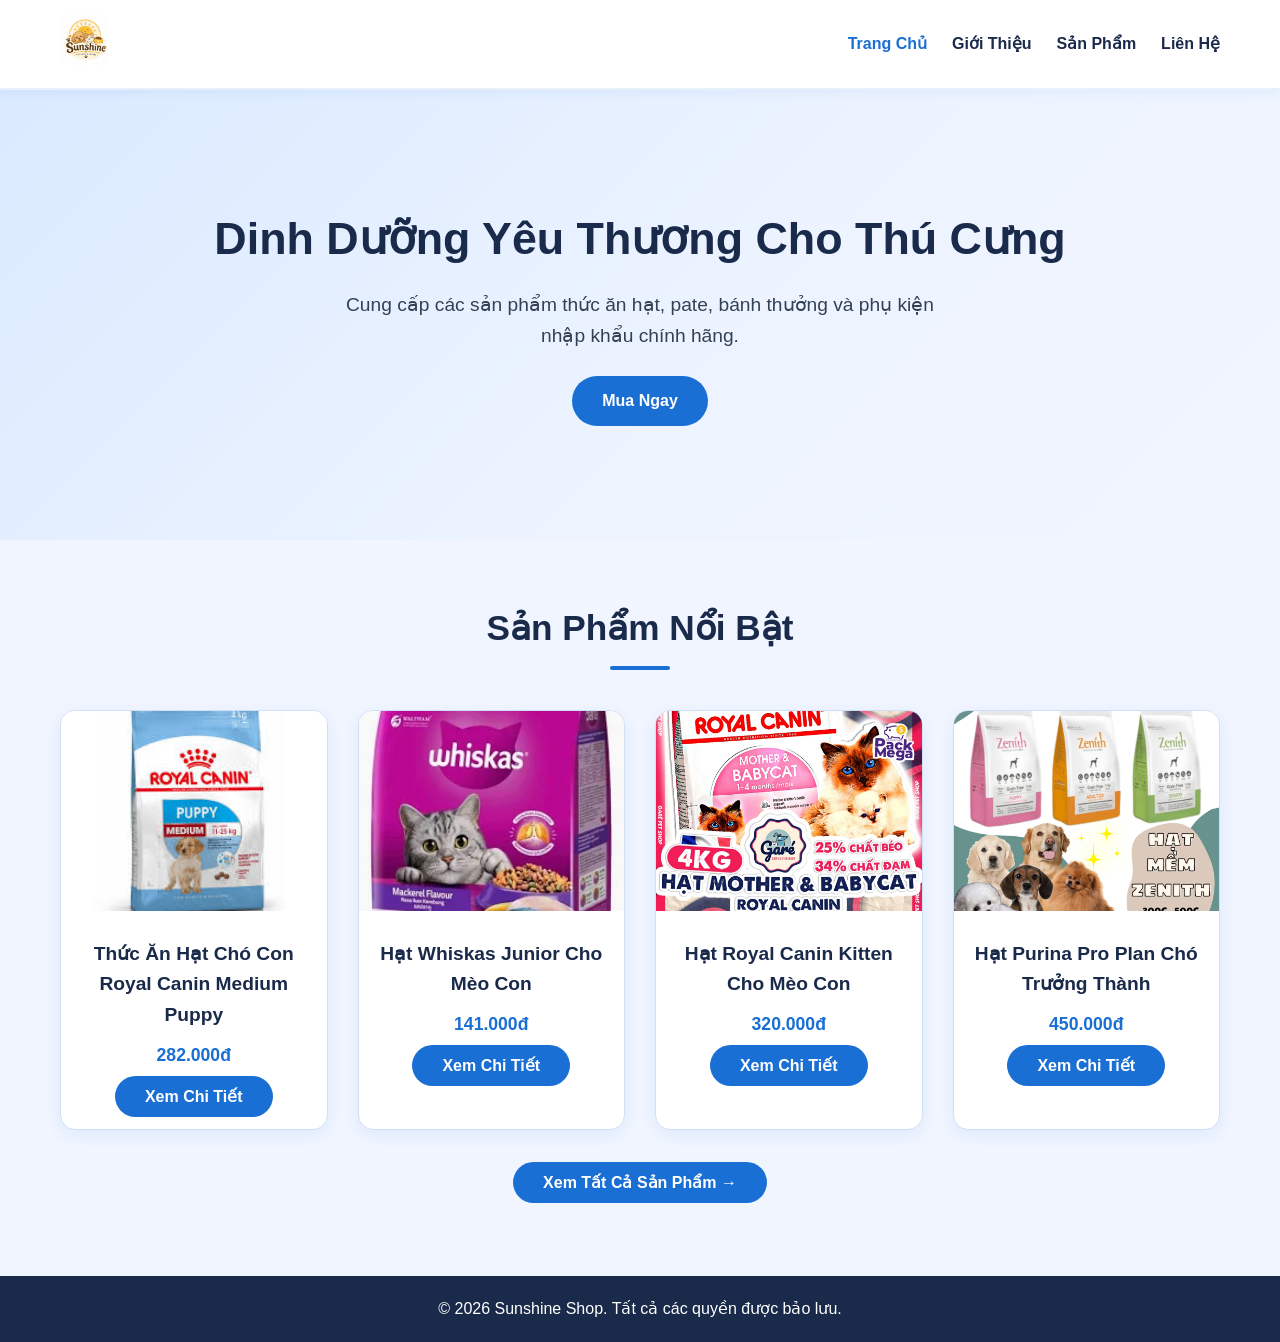
<file: index.html>
<!DOCTYPE html>
<html lang="vi">
<head>
    <meta charset="UTF-8">
    <meta name="viewport" content="width=device-width, initial-scale=1.0">
    <title>Sunshine - Thức Ăn Thú Cưng Cao Cấp</title>
    <link rel="stylesheet" href="css/style.css">
</head>
<body>

    <header>
        <nav class="navbar">
            <div class="logo">
                <a href="index.html"><img src="assets/logo.jpg" alt="Sunshine Logo"></a>
            </div>
            <ul class="nav-links">
                <li><a href="index.html" class="active">Trang Chủ</a></li>
                <li><a href="html/gioi-thieu.html">Giới Thiệu</a></li>
                <li><a href="html/san-pham.html">Sản Phẩm</a></li>
                <li><a href="html/lien-he.html">Liên Hệ</a></li>
            </ul>
        </nav>
    </header>

    <section class="hero">
        <h1>Dinh Dưỡng Yêu Thương Cho Thú Cưng</h1>
        <p>Cung cấp các sản phẩm thức ăn hạt, pate, bánh thưởng và phụ kiện nhập khẩu chính hãng.</p>
        <a href="html/san-pham.html" class="btn">Mua Ngay</a>
    </section>

    <main class="container">
        <h2 class="section-title">Sản Phẩm Nổi Bật</h2>
        <div class="product-grid">

            <div class="product-card">
                <img src="assets/hat-Royal-Canin.jpg" alt="Royal Canin Medium Puppy" class="product-img">
                <div class="product-info">
                    <h3>Thức Ăn Hạt Chó Con Royal Canin Medium Puppy</h3>
                    <p class="price">282.000đ</p>
                    <a href="html/chi-tiet.html?product=hat-royal-canin" class="btn">Xem Chi Tiết</a>
                </div>
            </div>

            <div class="product-card">
                <img src="assets/hat-Whiskas-Junior.jpg" alt="Whiskas Junior" class="product-img">
                <div class="product-info">
                    <h3>Hạt Whiskas Junior Cho Mèo Con</h3>
                    <p class="price">141.000đ</p>
                    <a href="html/chi-tiet.html?product=hat-whiskas" class="btn">Xem Chi Tiết</a>
                </div>
            </div>

            <div class="product-card">
                <img src="assets/cat-food-royal-canin.jpg" alt="Royal Canin Kitten" class="product-img">
                <div class="product-info">
                    <h3>Hạt Royal Canin Kitten Cho Mèo Con</h3>
                    <p class="price">320.000đ</p>
                    <a href="html/chi-tiet.html?product=hat-royal-canin-meo" class="btn">Xem Chi Tiết</a>
                </div>
            </div>

            <div class="product-card">
                <img src="assets/hat-pro-plan-cho.jpg" alt="Purina Pro Plan" class="product-img">
                <div class="product-info">
                    <h3>Hạt Purina Pro Plan Chó Trưởng Thành</h3>
                    <p class="price">450.000đ</p>
                    <a href="html/chi-tiet.html?product=hat-pro-plan" class="btn">Xem Chi Tiết</a>
                </div>
            </div>

        </div>
        <div style="text-align:center; margin-top: 40px;">
            <a href="html/san-pham.html" class="btn">Xem Tất Cả Sản Phẩm →</a>
        </div>
    </main>

    <footer>
        <p>&copy; 2026 Sunshine Shop. Tất cả các quyền được bảo lưu.</p>
    </footer>
</body>
</html>
</file>
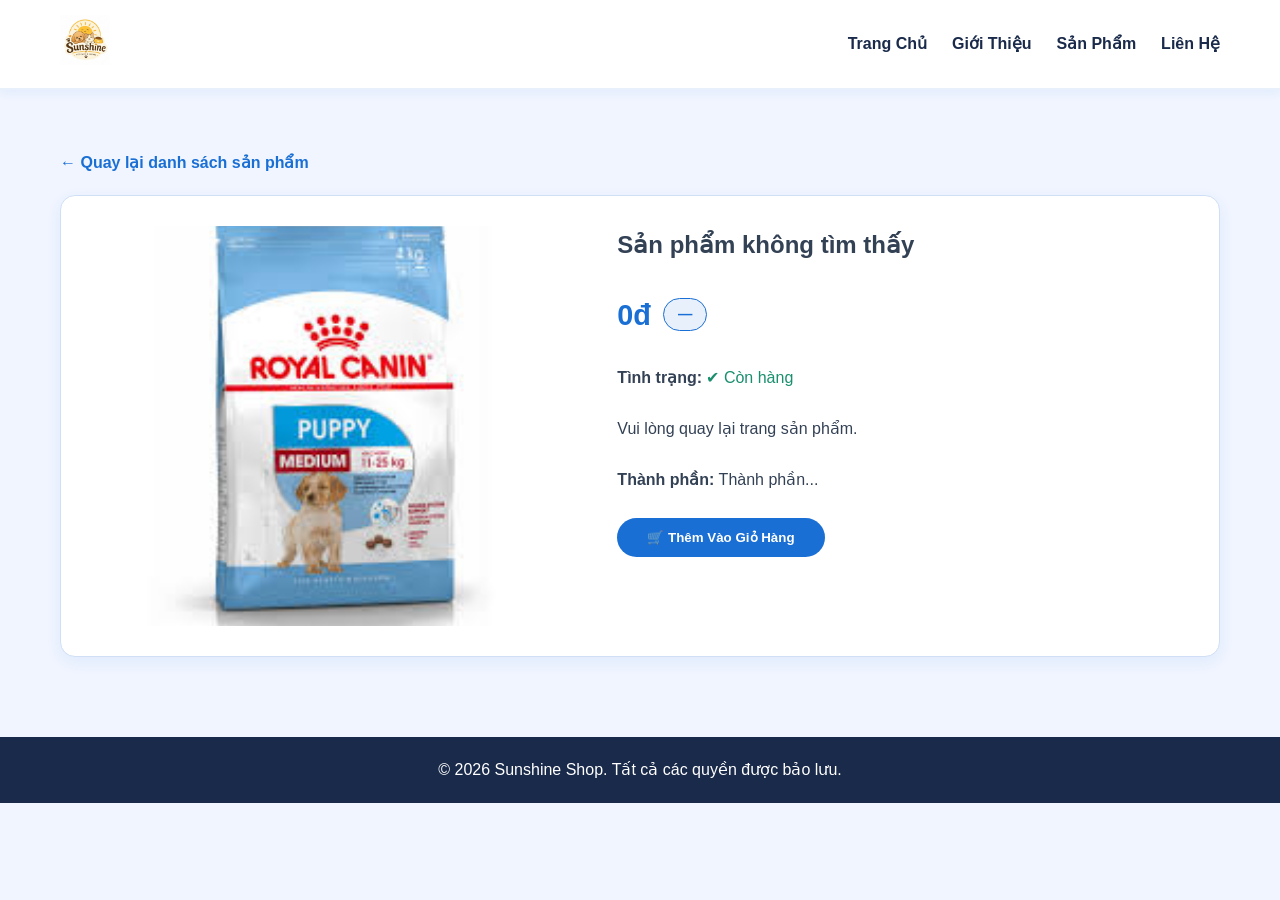
<file: html/chi-tiet.html>
<!DOCTYPE html>
<html lang="vi">
<head>
    <meta charset="UTF-8">
    <meta name="viewport" content="width=device-width, initial-scale=1.0">
    <title>Chi Tiết Sản Phẩm - Sunshine Shop</title>
    <link rel="stylesheet" href="../css/style.css">
</head>
<body>
 
    <header>
        <nav class="navbar">
            <div class="logo">
                <a href="../index.html"><img src="../assets/logo.jpg" alt="Paddy Pet Shop Logo"></a>
            </div>
            <ul class="nav-links">
                <li><a href="../index.html">Trang Chủ</a></li>
                <li><a href="gioi-thieu.html">Giới Thiệu</a></li>
                <li><a href="san-pham.html">Sản Phẩm</a></li>
                <li><a href="lien-he.html">Liên Hệ</a></li>
            </ul>
        </nav>
    </header>
 
    <main class="container">
        <a href="san-pham.html" class="back-link">← Quay lại danh sách sản phẩm</a>
        <div class="detail-container">
            <img id="prod-img" src="../assets/hat-Royal-Canin.jpg" alt="Sản phẩm" class="detail-img">
            <div class="detail-info">
                <h2 id="prod-title">Tên sản phẩm</h2>
 
                <div class="price-weight-row">
                    <p id="prod-price" class="price">0đ</p>
                    <span id="prod-weight" class="weight-badge">—</span>
                </div>
 
                <p><strong>Tình trạng:</strong> <span style="color: #1a8f6d;">✔ Còn hàng</span></p>
                <br>
                <p id="prod-desc">Mô tả sản phẩm...</p>
                <br>
                <p><strong>Thành phần:</strong> <span id="prod-ingredients">Thành phần...</span></p>
                <br>
                <button class="btn" onclick="alert('Đã thêm sản phẩm vào giỏ hàng!')">🛒 Thêm Vào Giỏ Hàng</button>
            </div>
        </div>
    </main>
 
    <footer>
        <p>&copy; 2026 Sunshine Shop. Tất cả các quyền được bảo lưu.</p>
    </footer>
 
    <script src="../js/chi-tiet.js"></script>
</body>
</html>
</file>
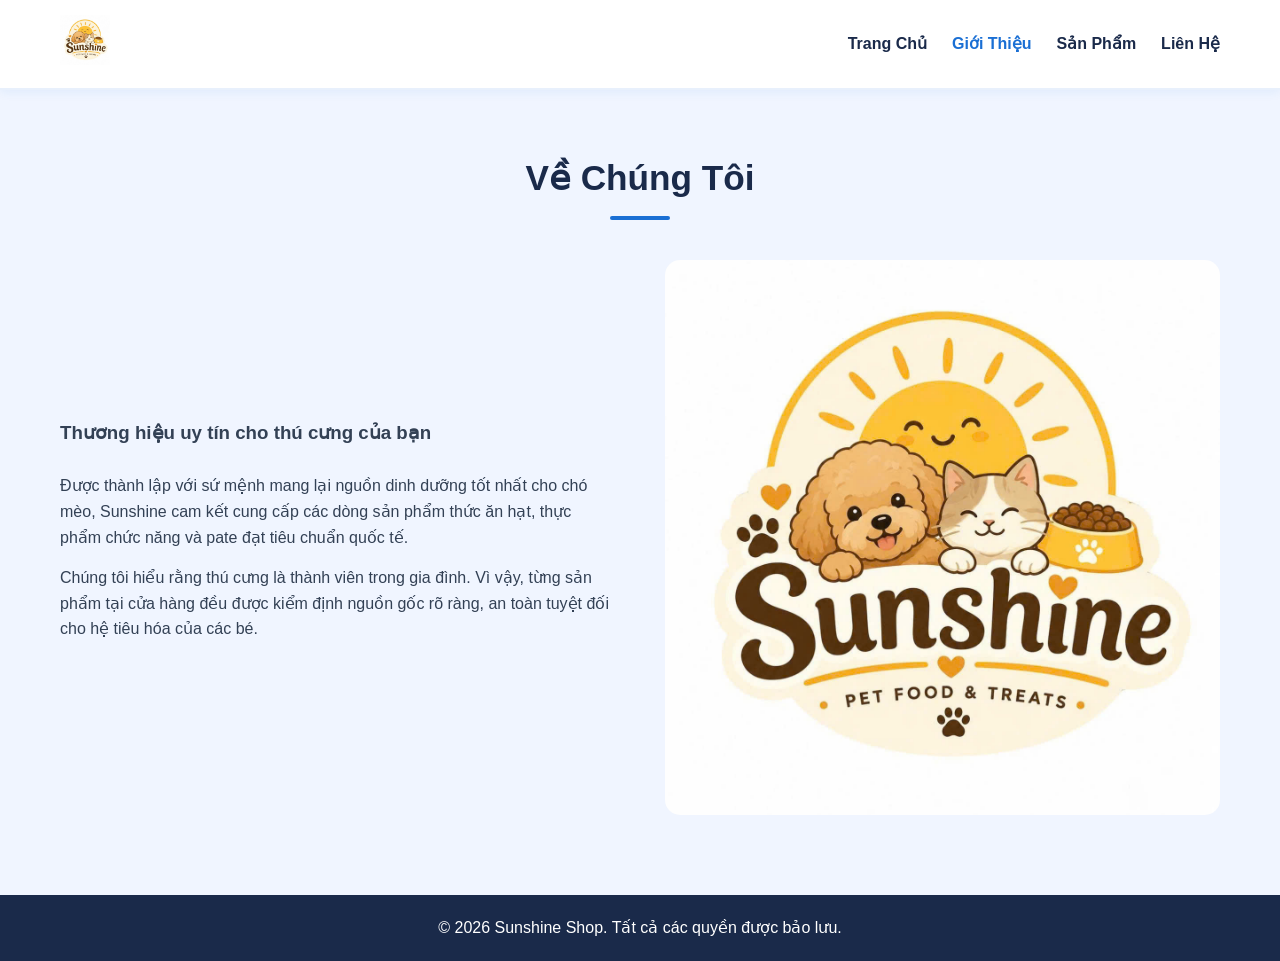
<file: html/gioi-thieu.html>
<!DOCTYPE html>
<html lang="vi">
<head>
    <meta charset="UTF-8">
    <meta name="viewport" content="width=device-width, initial-scale=1.0">
    <title>Giới Thiệu - Sunshine</title>
    <link rel="stylesheet" href="../css/style.css">
</head>
<body>

    <header>
        <nav class="navbar">
            <div class="logo">
                <a href="../index.html"><img src="../assets/logo.jpg" alt="Sunshine Logo"></a>
            </div>
            <ul class="nav-links">
                <li><a href="../index.html">Trang Chủ</a></li>
                <li><a href="gioi-thieu.html" class="active">Giới Thiệu</a></li>
                <li><a href="san-pham.html">Sản Phẩm</a></li>
                <li><a href="lien-he.html">Liên Hệ</a></li>
            </ul>
        </nav>
    </header>

    <main class="container">
        <h2 class="section-title">Về Chúng Tôi</h2>
        <div class="about-content">
            <div class="about-text">
                <h3>Thương hiệu uy tín cho thú cưng của bạn</h3>
                <br>
                <p>Được thành lập với sứ mệnh mang lại nguồn dinh dưỡng tốt nhất cho chó mèo, Sunshine cam kết cung cấp các dòng sản phẩm thức ăn hạt, thực phẩm chức năng và pate đạt tiêu chuẩn quốc tế.</p>
                <p>Chúng tôi hiểu rằng thú cưng là thành viên trong gia đình. Vì vậy, từng sản phẩm tại cửa hàng đều được kiểm định nguồn gốc rõ ràng, an toàn tuyệt đối cho hệ tiêu hóa của các bé.</p>
            </div>
            <img src="../assets/logo.jpg" alt="Cửa hàng Sunshine" class="about-img">
        </div>
    </main>

    <footer>
        <p>&copy; 2026 Sunshine Shop. Tất cả các quyền được bảo lưu.</p>
    </footer>

    <script src="../js/script.js"></script>
</body>
</html>
</file>
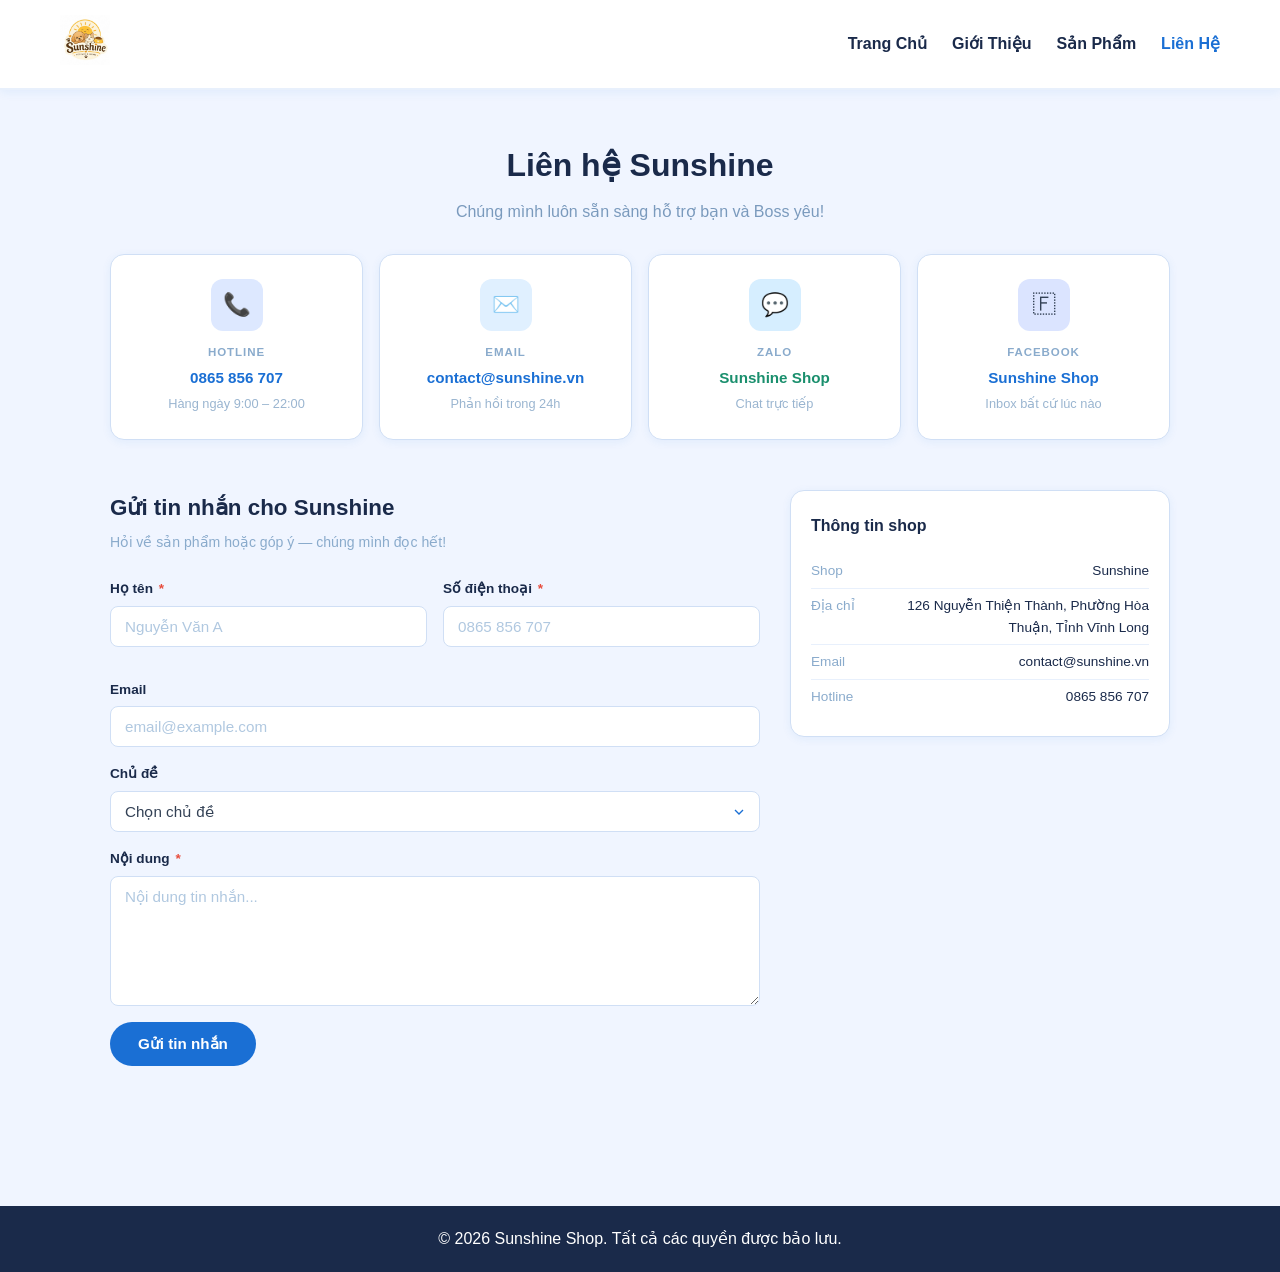
<file: html/lien-he.html>
<!DOCTYPE html>
<html lang="vi">
<head>
    <meta charset="UTF-8">
    <meta name="viewport" content="width=device-width, initial-scale=1.0">
    <title>Liên Hệ - Sunshine Shop</title>
    <link rel="stylesheet" href="../css/style.css">
</head>
<body>
 
    <header>
        <nav class="navbar">
            <div class="logo">
                <a href="../index.html"><img src="../assets/logo.jpg" alt="Paddy Pet Shop Logo"></a>
            </div>
            <ul class="nav-links">
                <li><a href="../index.html">Trang Chủ</a></li>
                <li><a href="gioi-thieu.html">Giới Thiệu</a></li>
                <li><a href="san-pham.html">Sản Phẩm</a></li>
                <li><a href="lien-he.html" class="active">Liên Hệ</a></li>
            </ul>
        </nav>
    </header>
 
    <main>
 
        <!-- HERO -->
        <div class="contact-hero">
            <h1>Liên hệ Sunshine</h1>
            <p>Chúng mình luôn sẵn sàng hỗ trợ bạn và Boss yêu!</p>
        </div>
 
        <!-- 4 CONTACT CARDS -->
        <div class="contact-cards">
            <div class="contact-card">
                <div class="contact-card-icon icon-phone">📞</div>
                <div class="contact-card-label">Hotline</div>
                <div class="contact-card-value">0865 856 707</div>
                <div class="contact-card-sub">Hàng ngày 9:00 – 22:00</div>
            </div>
            <div class="contact-card">
                <div class="contact-card-icon icon-email">✉️</div>
                <div class="contact-card-label">Email</div>
                <div class="contact-card-value">contact@sunshine.vn</div>
                <div class="contact-card-sub">Phản hồi trong 24h</div>
            </div>
            <div class="contact-card">
                <div class="contact-card-icon icon-zalo">💬</div>
                <div class="contact-card-label">Zalo</div>
                <div class="contact-card-value green">Sunshine Shop</div>
                <div class="contact-card-sub">Chat trực tiếp</div>
            </div>
            <div class="contact-card">
                <div class="contact-card-icon icon-fb">🇫</div>
                <div class="contact-card-label">Facebook</div>
                <div class="contact-card-value purple">Sunshine Shop</div>
                <div class="contact-card-sub">Inbox bất cứ lúc nào</div>
            </div>
        </div>
 
        <!-- MAIN: FORM + SIDEBAR -->
        <div class="contact-main">
 
            <!-- FORM -->
            <div class="form-section">
                <h2>Gửi tin nhắn cho Sunshine</h2>
                <p class="form-subtitle">Hỏi về sản phẩm hoặc góp ý — chúng mình đọc hết!</p>
 
                <div class="form-row">
                    <div class="form-group">
                        <label>Họ tên <span class="required">*</span></label>
                        <input type="text" placeholder="Nguyễn Văn A">
                    </div>
                    <div class="form-group">
                        <label>Số điện thoại <span class="required">*</span></label>
                        <input type="tel" placeholder="0865 856 707">
                    </div>
                </div>
 
                <div class="form-group">
                    <label>Email</label>
                    <input type="email" placeholder="email@example.com">
                </div>
 
                <div class="form-group">
                    <label>Chủ đề</label>
                    <select>
                        <option value="" disabled selected>Chọn chủ đề</option>
                        <option>Hỏi về sản phẩm</option>
                        <option>Góp ý / Khiếu nại</option>
                        <option>Khác</option>
                    </select>
                </div>
 
                <div class="form-group">
                    <label>Nội dung <span class="required">*</span></label>
                    <textarea placeholder="Nội dung tin nhắn..."></textarea>
                </div>
 
                <button class="btn-submit" onclick="alert('Đã gửi tin nhắn thành công! Sunshine sẽ phản hồi bạn sớm nhất.')">
                     Gửi tin nhắn
                </button>
            </div>
 
            <!-- SIDEBAR -->
            <div class="contact-sidebar">
 
                <div class="info-box">
                    <h3>Thông tin shop</h3>
                    <div class="info-row">
                        <span class="label">Shop</span>
                        <span class="value">Sunshine</span>
                    </div>
                    <div class="info-row">
                        <span class="label">Địa chỉ</span>
                        <span class="value">126 Nguyễn Thiện Thành, Phường Hòa Thuận, Tỉnh Vĩnh Long</span>
                    </div>
                    <div class="info-row">
                        <span class="label">Email</span>
                        <span class="value">contact@sunshine.vn</span>
                    </div>
                    <div class="info-row">
                        <span class="label">Hotline</span>
                        <span class="value">0865 856 707</span>
                    </div>
                </div>
            </div>
        </div>
 
    </main>
 
    <footer>
        <p>&copy; 2026 Sunshine Shop. Tất cả các quyền được bảo lưu.</p>
    </footer>
 
</body>
</html>
</file>
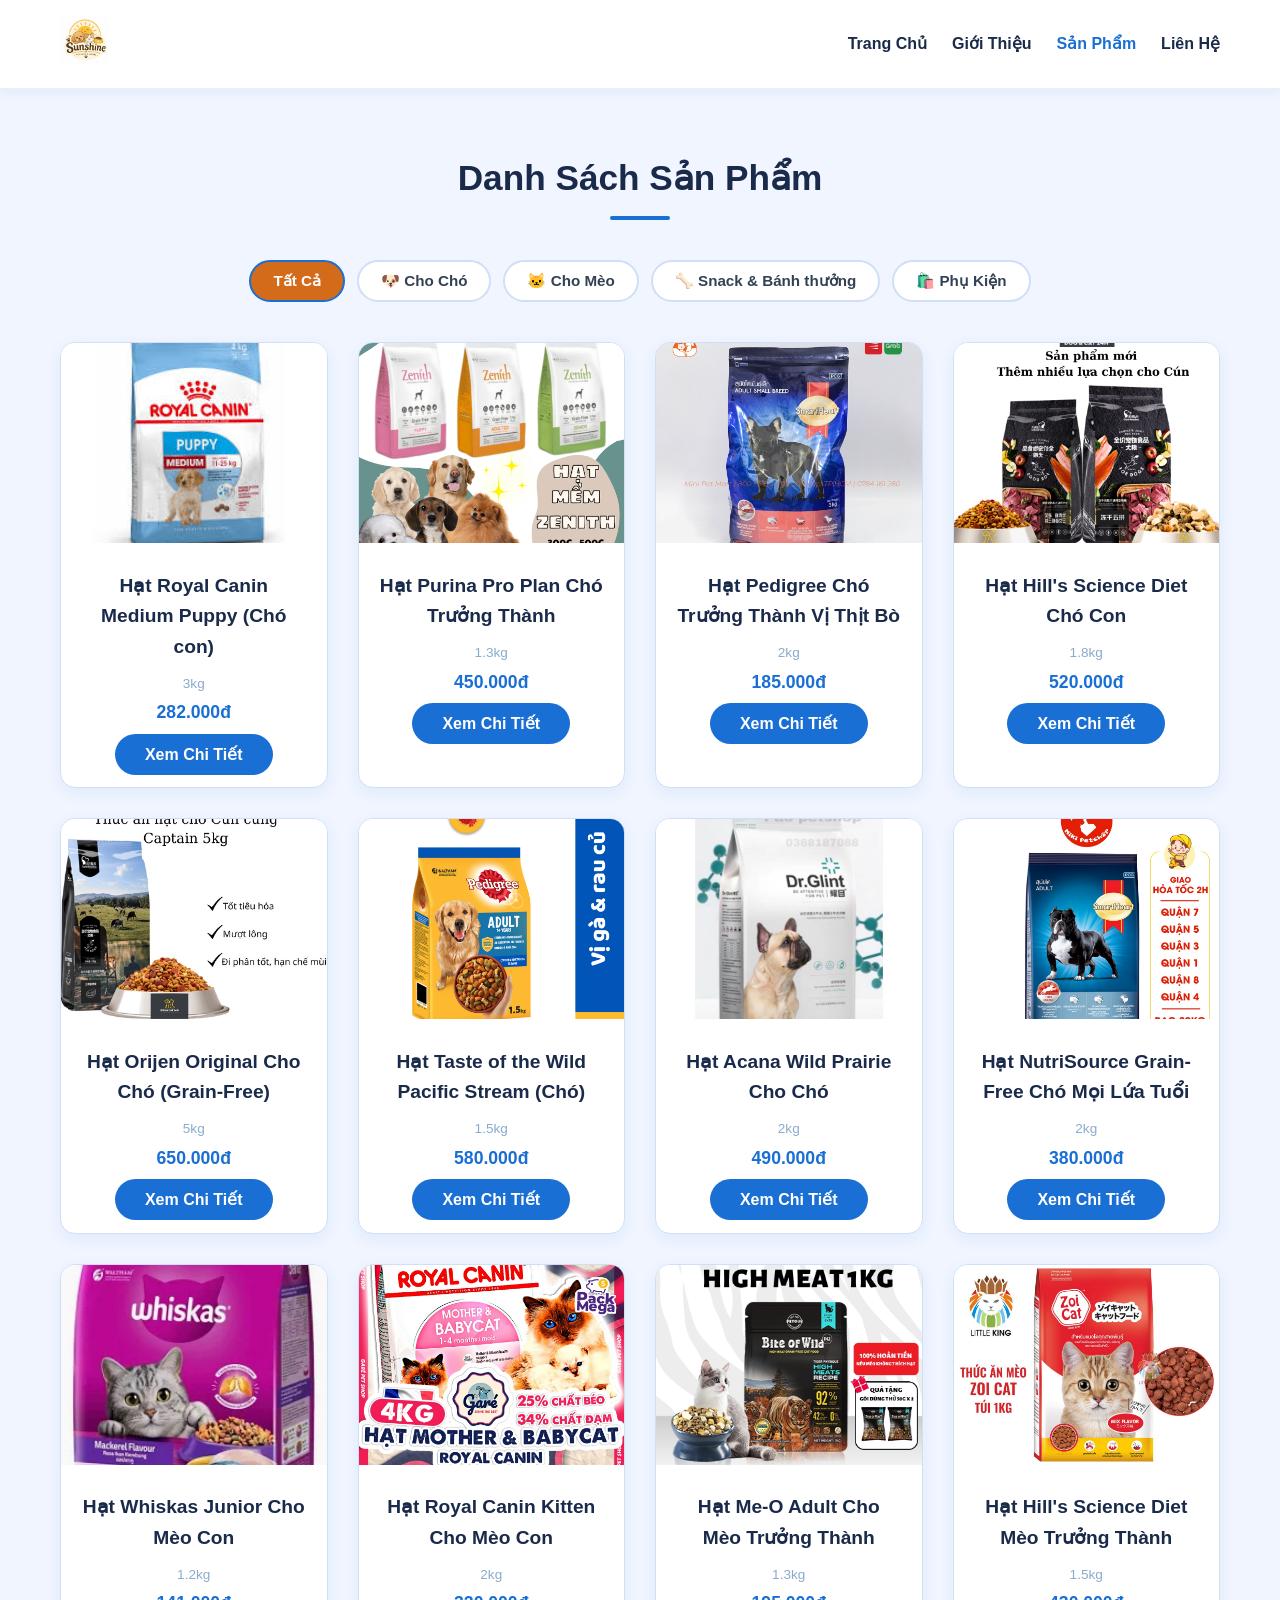
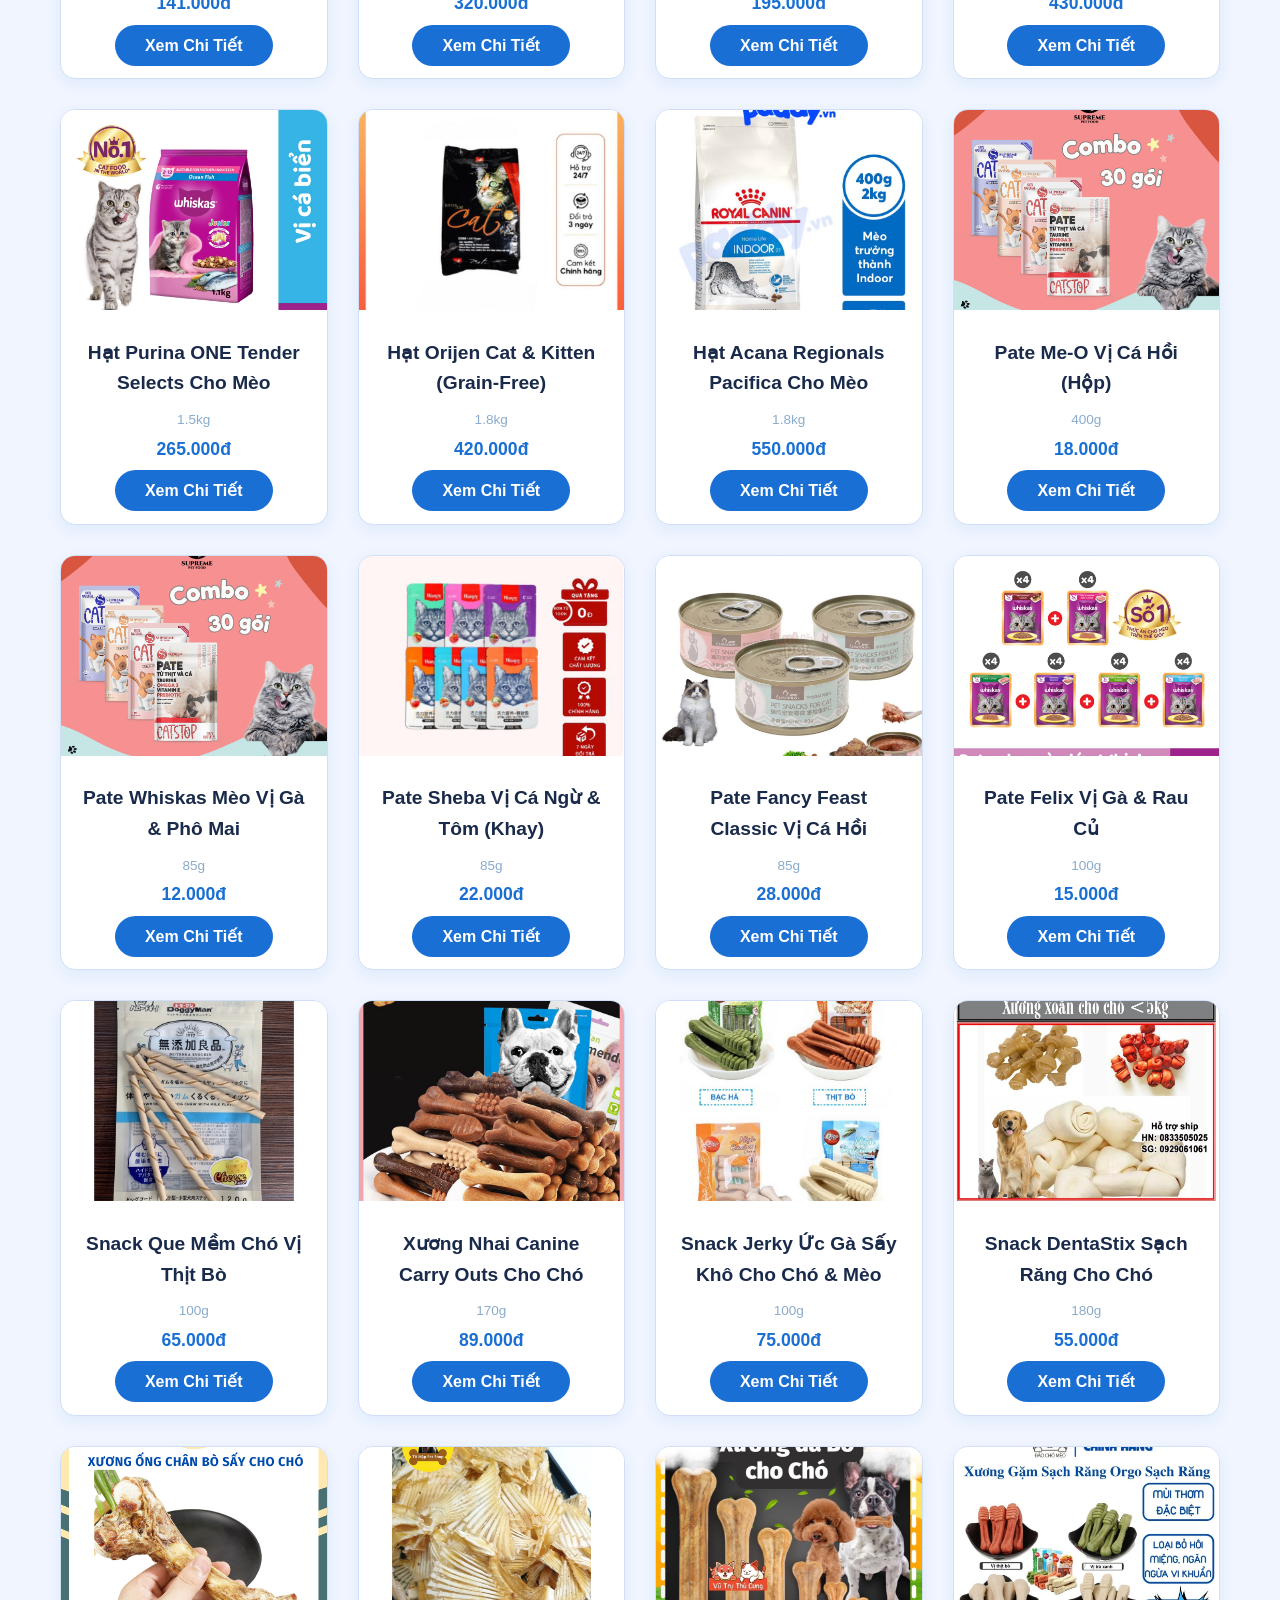
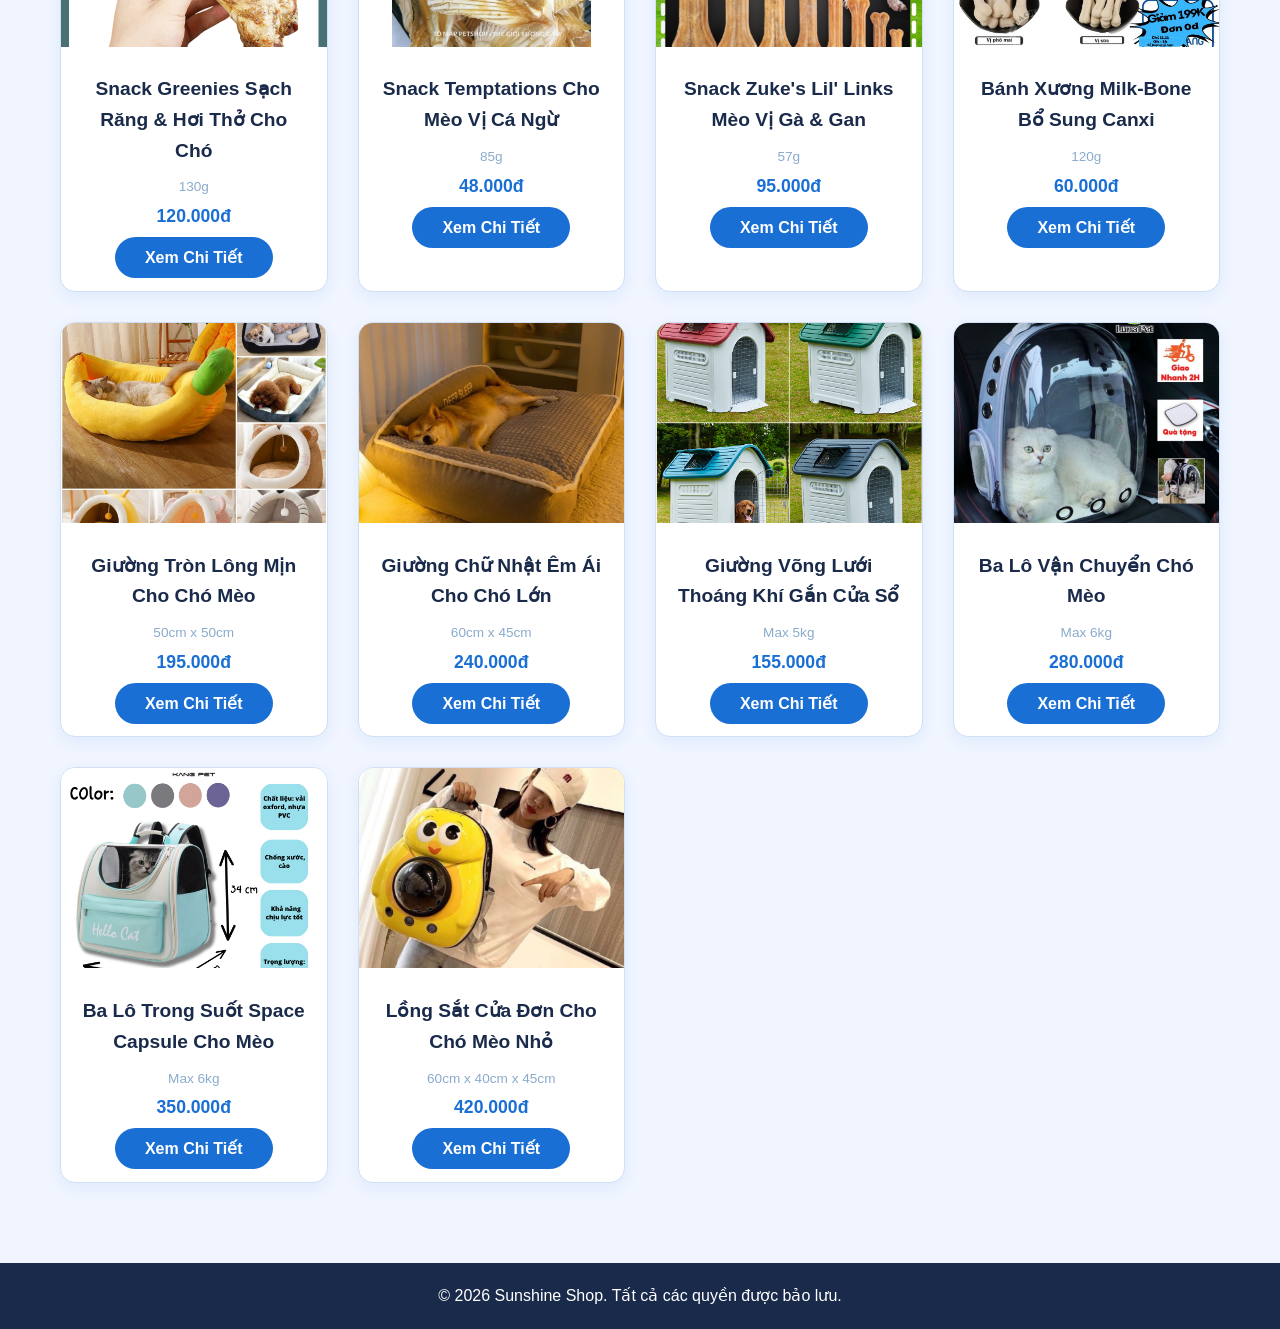
<file: html/san-pham.html>
<!DOCTYPE html>
<html lang="vi">
<head>
    <meta charset="UTF-8">
    <meta name="viewport" content="width=device-width, initial-scale=1.0">
    <title>Sản Phẩm - Sunshine</title>
    <link rel="stylesheet" href="../css/style.css">
</head>
<body>

    <header>
        <nav class="navbar">
            <div class="logo">
                <a href="../index.html"><img src="../assets/logo.jpg" alt="PetFood Logo"></a>
            </div>
            <ul class="nav-links">
                <li><a href="../index.html">Trang Chủ</a></li>
                <li><a href="gioi-thieu.html">Giới Thiệu</a></li>
                <li><a href="san-pham.html" class="active">Sản Phẩm</a></li>
                <li><a href="lien-he.html">Liên Hệ</a></li>
            </ul>
        </nav>
    </header>

    <main class="container">
        <h2 class="section-title">Danh Sách Sản Phẩm</h2>

        <div class="filter-bar">
            <button class="filter-btn active" data-filter="all">Tất Cả</button>
            <button class="filter-btn" data-filter="cho">🐶 Cho Chó</button>
            <button class="filter-btn" data-filter="meo">🐱 Cho Mèo</button>
            <button class="filter-btn" data-filter="snack">🦴 Snack & Bánh thưởng</button>
            <button class="filter-btn" data-filter="phu-kien">🛍️ Phụ Kiện</button>
        </div>

        <div class="product-grid">

            <!-- ===== THỨC ĂN CHO CHÓ ===== -->
            <div class="product-card" data-category="cho">
                <img src="../assets/hat-Royal-Canin.jpg" alt="Royal Canin Medium Puppy" class="product-img">
                <div class="product-info">
                    <h3>Hạt Royal Canin Medium Puppy (Chó con)</h3>
                    <p class="weight-tag">3kg</p>
                    <p class="price">282.000đ</p>
                    <a href="chi-tiet.html?product=hat-royal-canin" class="btn">Xem Chi Tiết</a>
                </div>
            </div>

            <div class="product-card" data-category="cho">
                <img src="../assets/hat-pro-plan-cho.jpg" alt="Purina Pro Plan" class="product-img">
                <div class="product-info">
                    <h3>Hạt Purina Pro Plan Chó Trưởng Thành</h3>
                    <p class="weight-tag">1.3kg</p>
                    <p class="price">450.000đ</p>
                    <a href="chi-tiet.html?product=hat-pro-plan" class="btn">Xem Chi Tiết</a>
                </div>
            </div>

            <div class="product-card" data-category="cho">
                <img src="../assets/hat-pedigree-cho.jpg" alt="Pedigree" class="product-img">
                <div class="product-info">
                    <h3>Hạt Pedigree Chó Trưởng Thành Vị Thịt Bò</h3>
                    <p class="weight-tag">2kg</p>
                    <p class="price">185.000đ</p>
                    <a href="chi-tiet.html?product=hat-pedigree" class="btn">Xem Chi Tiết</a>
                </div>
            </div>

            <div class="product-card" data-category="cho">
                <img src="../assets/hat-hills-cho.jpg" alt="Hill's Science Diet Chó" class="product-img">
                <div class="product-info">
                    <h3>Hạt Hill's Science Diet Chó Con</h3>
                    <p class="weight-tag">1.8kg</p>
                    <p class="price">520.000đ</p>
                    <a href="chi-tiet.html?product=hat-hills-cho" class="btn">Xem Chi Tiết</a>
                </div>
            </div>

            <div class="product-card" data-category="cho">
                <img src="../assets/hat-orijen-cho.jpg" alt="Orijen Chó" class="product-img">
                <div class="product-info">
                    <h3>Hạt Orijen Original Cho Chó (Grain-Free)</h3>
                    <p class="weight-tag">5kg</p>
                    <p class="price">650.000đ</p>
                    <a href="chi-tiet.html?product=hat-orijen-cho" class="btn">Xem Chi Tiết</a>
                </div>
            </div>

            <div class="product-card" data-category="cho">
                <img src="../assets/hat-taste-wild-cho.jpg" alt="Taste of the Wild Chó" class="product-img">
                <div class="product-info">
                    <h3>Hạt Taste of the Wild Pacific Stream (Chó)</h3>
                    <p class="weight-tag">1.5kg</p>
                    <p class="price">580.000đ</p>
                    <a href="chi-tiet.html?product=hat-taste-wild-cho" class="btn">Xem Chi Tiết</a>
                </div>
            </div>

            <div class="product-card" data-category="cho">
                <img src="../assets/hat-acana-cho.jpg" alt="Acana Chó" class="product-img">
                <div class="product-info">
                    <h3>Hạt Acana Wild Prairie Cho Chó</h3>
                    <p class="weight-tag">2kg</p>
                    <p class="price">490.000đ</p>
                    <a href="chi-tiet.html?product=hat-acana-cho" class="btn">Xem Chi Tiết</a>
                </div>
            </div>

            <div class="product-card" data-category="cho">
                <img src="../assets/hat-nutri-source-cho.jpg" alt="NutriSource Chó" class="product-img">
                <div class="product-info">
                    <h3>Hạt NutriSource Grain-Free Chó Mọi Lứa Tuổi</h3>
                    <p class="weight-tag">2kg</p>
                    <p class="price">380.000đ</p>
                    <a href="chi-tiet.html?product=hat-nutri-source-cho" class="btn">Xem Chi Tiết</a>
                </div>
            </div>

            <!-- ===== THỨC ĂN CHO MÈO ===== -->
            <div class="product-card" data-category="meo">
                <img src="../assets/hat-Whiskas-Junior.jpg" alt="Whiskas Junior" class="product-img">
                <div class="product-info">
                    <h3>Hạt Whiskas Junior Cho Mèo Con</h3>
                    <p class="weight-tag">1.2kg</p>
                    <p class="price">141.000đ</p>
                    <a href="chi-tiet.html?product=hat-whiskas" class="btn">Xem Chi Tiết</a>
                </div>
            </div>

            <div class="product-card" data-category="meo">
                <img src="../assets/cat-food-royal-canin.jpg" alt="Royal Canin Kitten" class="product-img">
                <div class="product-info">
                    <h3>Hạt Royal Canin Kitten Cho Mèo Con</h3>
                    <p class="weight-tag">2kg</p>
                    <p class="price">320.000đ</p>
                    <a href="chi-tiet.html?product=hat-royal-canin-meo" class="btn">Xem Chi Tiết</a>
                </div>
            </div>

            <div class="product-card" data-category="meo">
                <img src="../assets/hat-me-o-adult.jpg" alt="Me-O Adult" class="product-img">
                <div class="product-info">
                    <h3>Hạt Me-O Adult Cho Mèo Trưởng Thành</h3>
                    <p class="weight-tag">1.3kg</p>
                    <p class="price">195.000đ</p>
                    <a href="chi-tiet.html?product=hat-me-o-adult" class="btn">Xem Chi Tiết</a>
                </div>
            </div>

            <div class="product-card" data-category="meo">
                <img src="../assets/hat-science-diet-meo.jpg" alt="Hill's Science Diet Mèo" class="product-img">
                <div class="product-info">
                    <h3>Hạt Hill's Science Diet Mèo Trưởng Thành</h3>
                    <p class="weight-tag">1.5kg</p>
                    <p class="price">430.000đ</p>
                    <a href="chi-tiet.html?product=hat-hills-meo" class="btn">Xem Chi Tiết</a>
                </div>
            </div>

            <div class="product-card" data-category="meo">
                <img src="../assets/hat-purina-one-meo.jpg" alt="Purina One Mèo" class="product-img">
                <div class="product-info">
                    <h3>Hạt Purina ONE Tender Selects Cho Mèo</h3>
                    <p class="weight-tag">1.5kg</p>
                    <p class="price">265.000đ</p>
                    <a href="chi-tiet.html?product=hat-purina-one-meo" class="btn">Xem Chi Tiết</a>
                </div>
            </div>

            <div class="product-card" data-category="meo">
                <img src="../assets/hat-orijen-meo.jpg" alt="Orijen Mèo" class="product-img">
                <div class="product-info">
                    <h3>Hạt Orijen Cat & Kitten (Grain-Free)</h3>
                    <p class="weight-tag">1.8kg</p>
                    <p class="price">420.000đ</p>
                    <a href="chi-tiet.html?product=hat-orijen-meo" class="btn">Xem Chi Tiết</a>
                </div>
            </div>

            <div class="product-card" data-category="meo">
                <img src="../assets/hat-acana-meo.jpg" alt="Acana Mèo" class="product-img">
                <div class="product-info">
                    <h3>Hạt Acana Regionals Pacifica Cho Mèo</h3>
                    <p class="weight-tag">1.8kg</p>
                    <p class="price">550.000đ</p>
                    <a href="chi-tiet.html?product=hat-acana-meo" class="btn">Xem Chi Tiết</a>
                </div>
            </div>

            <!-- ===== PATE ===== -->
            <div class="product-card" data-category="meo">
                <img src="../assets/pate-meo-me-o.jpg" alt="Pate Me-O" class="product-img">
                <div class="product-info">
                    <h3>Pate Me-O Vị Cá Hồi (Hộp)</h3>
                    <p class="weight-tag">400g</p>
                    <p class="price">18.000đ</p>
                    <a href="chi-tiet.html?product=pate-me-o" class="btn">Xem Chi Tiết</a>
                </div>
            </div>

            <div class="product-card" data-category="meo">
                <img src="../assets/pate-whiskas.jpg" alt="Pate Whiskas" class="product-img">
                <div class="product-info">
                    <h3>Pate Whiskas Mèo Vị Gà & Phô Mai</h3>
                    <p class="weight-tag">85g</p>
                    <p class="price">12.000đ</p>
                    <a href="chi-tiet.html?product=pate-whiskas" class="btn">Xem Chi Tiết</a>
                </div>
            </div>

            <div class="product-card" data-category="meo">
                <img src="../assets/pate-sheba.jpg" alt="Pate Sheba" class="product-img">
                <div class="product-info">
                    <h3>Pate Sheba Vị Cá Ngừ & Tôm (Khay)</h3>
                    <p class="weight-tag">85g</p>
                    <p class="price">22.000đ</p>
                    <a href="chi-tiet.html?product=pate-sheba" class="btn">Xem Chi Tiết</a>
                </div>
            </div>

            <div class="product-card" data-category="meo">
                <img src="../assets/pate-fancy-feast.jpg" alt="Pate Fancy Feast" class="product-img">
                <div class="product-info">
                    <h3>Pate Fancy Feast Classic Vị Cá Hồi</h3>
                    <p class="weight-tag">85g</p>
                    <p class="price">28.000đ</p>
                    <a href="chi-tiet.html?product=pate-fancy-feast" class="btn">Xem Chi Tiết</a>
                </div>
            </div>

            <div class="product-card" data-category="meo">
                <img src="../assets/pate-felix.jpg" alt="Pate Felix" class="product-img">
                <div class="product-info">
                    <h3>Pate Felix Vị Gà & Rau Củ</h3>
                    <p class="weight-tag">100g</p>
                    <p class="price">15.000đ</p>
                    <a href="chi-tiet.html?product=pate-felix" class="btn">Xem Chi Tiết</a>
                </div>
            </div>

            <!-- ===== SNACK & BÁNH THƯỞNG ===== -->
            <div class="product-card" data-category="snack">
                <img src="../assets/banh-thuong-cho.jpg" alt="Bánh thưởng chó" class="product-img">
                <div class="product-info">
                    <h3>Snack Que Mềm Chó Vị Thịt Bò</h3>
                    <p class="weight-tag">100g</p>
                    <p class="price">65.000đ</p>
                    <a href="chi-tiet.html?product=banh-thuong-cho" class="btn">Xem Chi Tiết</a>
                </div>
            </div>

            <div class="product-card" data-category="snack">
                <img src="../assets/snack-xuong-nhai.jpg" alt="Xương nhai" class="product-img">
                <div class="product-info">
                    <h3>Xương Nhai Canine Carry Outs Cho Chó</h3>
                    <p class="weight-tag">170g</p>
                    <p class="price">89.000đ</p>
                    <a href="chi-tiet.html?product=snack-xuong-nhai" class="btn">Xem Chi Tiết</a>
                </div>
            </div>

            <div class="product-card" data-category="snack">
                <img src="../assets/snack-jerky-ga.jpg" alt="Jerky Gà" class="product-img">
                <div class="product-info">
                    <h3>Snack Jerky Ức Gà Sấy Khô Cho Chó & Mèo</h3>
                    <p class="weight-tag">100g</p>
                    <p class="price">75.000đ</p>
                    <a href="chi-tiet.html?product=snack-jerky-ga" class="btn">Xem Chi Tiết</a>
                </div>
            </div>

            <div class="product-card" data-category="snack">
                <img src="../assets/snack-dentastix.jpg" alt="DentaStix" class="product-img">
                <div class="product-info">
                    <h3>Snack DentaStix Sạch Răng Cho Chó</h3>
                    <p class="weight-tag">180g</p>
                    <p class="price">55.000đ</p>
                    <a href="chi-tiet.html?product=snack-dentastix" class="btn">Xem Chi Tiết</a>
                </div>
            </div>

            <div class="product-card" data-category="snack">
                <img src="../assets/snack-greenies.jpg" alt="Greenies" class="product-img">
                <div class="product-info">
                    <h3>Snack Greenies Sạch Răng & Hơi Thở Cho Chó</h3>
                    <p class="weight-tag">130g</p>
                    <p class="price">120.000đ</p>
                    <a href="chi-tiet.html?product=snack-greenies" class="btn">Xem Chi Tiết</a>
                </div>
            </div>

            <div class="product-card" data-category="snack">
                <img src="../assets/snack-temptations-meo.jpg" alt="Temptations Mèo" class="product-img">
                <div class="product-info">
                    <h3>Snack Temptations Cho Mèo Vị Cá Ngừ</h3>
                    <p class="weight-tag">85g</p>
                    <p class="price">48.000đ</p>
                    <a href="chi-tiet.html?product=snack-temptations" class="btn">Xem Chi Tiết</a>
                </div>
            </div>

            <div class="product-card" data-category="snack">
                <img src="../assets/snack-zuke-meo.jpg" alt="Zuke's Mèo" class="product-img">
                <div class="product-info">
                    <h3>Snack Zuke's Lil' Links Mèo Vị Gà & Gan</h3>
                    <p class="weight-tag">57g</p>
                    <p class="price">95.000đ</p>
                    <a href="chi-tiet.html?product=snack-zuke-meo" class="btn">Xem Chi Tiết</a>
                </div>
            </div>

            <div class="product-card" data-category="snack">
                <img src="../assets/snack-milk-bone.jpg" alt="Milk-Bone" class="product-img">
                <div class="product-info">
                    <h3>Bánh Xương Milk-Bone Bổ Sung Canxi</h3>
                    <p class="weight-tag">120g</p>
                    <p class="price">60.000đ</p>
                    <a href="chi-tiet.html?product=snack-milk-bone" class="btn">Xem Chi Tiết</a>
                </div>
            </div>

            <!-- ===== PHỤ KIỆN ===== -->
            <div class="product-card" data-category="phu-kien">
                <img src="../assets/giuong-thu-cung.jpg" alt="Giường tròn" class="product-img">
                <div class="product-info">
                    <h3>Giường Tròn Lông Mịn Cho Chó Mèo</h3>
                    <p class="weight-tag">50cm x 50cm</p>
                    <p class="price">195.000đ</p>
                    <a href="chi-tiet.html?product=giuong-thu-cung" class="btn">Xem Chi Tiết</a>
                </div>
            </div>

            <div class="product-card" data-category="phu-kien">
                <img src="../assets/giuong-chu-nhat.jpg" alt="Giường chữ nhật" class="product-img">
                <div class="product-info">
                    <h3>Giường Chữ Nhật Êm Ái Cho Chó Lớn</h3>
                    <p class="weight-tag">60cm x 45cm</p>
                    <p class="price">240.000đ</p>
                    <a href="chi-tiet.html?product=giuong-chu-nhat" class="btn">Xem Chi Tiết</a>
                </div>
            </div>

            <div class="product-card" data-category="phu-kien">
                <img src="../assets/giuong-ham-luoi.jpg" alt="Giường võng" class="product-img">
                <div class="product-info">
                    <h3>Giường Võng Lưới Thoáng Khí Gắn Cửa Sổ</h3>
                    <p class="weight-tag">Max 5kg</p>
                    <p class="price">155.000đ</p>
                    <a href="chi-tiet.html?product=giuong-ham-luoi" class="btn">Xem Chi Tiết</a>
                </div>
            </div>

            <div class="product-card" data-category="phu-kien">
                <img src="../assets/tui-deo-meo.jpg" alt="Ba lô thú cưng" class="product-img">
                <div class="product-info">
                    <h3>Ba Lô Vận Chuyển Chó Mèo</h3>
                    <p class="weight-tag">Max 6kg</p>
                    <p class="price">280.000đ</p>
                    <a href="chi-tiet.html?product=tui-deo-meo" class="btn">Xem Chi Tiết</a>
                </div>
            </div>

            <div class="product-card" data-category="phu-kien">
                <img src="../assets/balo-trong-suot.jpg" alt="Ba lô trong suốt" class="product-img">
                <div class="product-info">
                    <h3>Ba Lô Trong Suốt Space Capsule Cho Mèo</h3>
                    <p class="weight-tag">Max 6kg</p>
                    <p class="price">350.000đ</p>
                    <a href="chi-tiet.html?product=balo-trong-suot" class="btn">Xem Chi Tiết</a>
                </div>
            </div>

            <div class="product-card" data-category="phu-kien">
                <img src="../assets/long-cho-meo.jpg" alt="Lồng chó mèo" class="product-img">
                <div class="product-info">
                    <h3>Lồng Sắt Cửa Đơn Cho Chó Mèo Nhỏ</h3>
                    <p class="weight-tag">60cm x 40cm x 45cm</p>
                    <p class="price">420.000đ</p>
                    <a href="chi-tiet.html?product=long-cho-meo" class="btn">Xem Chi Tiết</a>
                </div>
            </div>

        </div>
    </main>

    <footer>
        <p>&copy; 2026 Sunshine Shop. Tất cả các quyền được bảo lưu.</p>
    </footer>

    <script src="../js/script.js"></script>
    <script>
        const filterBtns = document.querySelectorAll('.filter-btn');
        const cards = document.querySelectorAll('.product-card');

        filterBtns.forEach(btn => {
            btn.addEventListener('click', function () {
                filterBtns.forEach(b => b.classList.remove('active'));
                this.classList.add('active');
                const filter = this.dataset.filter;
                cards.forEach(card => {
                    card.style.display = (filter === 'all' || card.dataset.category === filter) ? 'block' : 'none';
                });
            });
        });
    </script>
</body>
</html>
</file>
<file: css/style.css>
/* RESET & BASE STYLES */
* {
    margin: 0;
    padding: 0;
    box-sizing: border-box;
    font-family: 'Segoe UI', Tahoma, Geneva, Verdana, sans-serif;
}
 
body {
    background-color: #f0f5ff;
    color: #334155;
    line-height: 1.6;
}
 
a {
    text-decoration: none;
    color: inherit;
}
 
/* NAVBAR */
header {
    background: #ffffff;
    box-shadow: 0 2px 10px rgba(26,111,212,0.08);
    position: sticky;
    top: 0;
    z-index: 1000;
    border-bottom: 2px solid #e8f0fc;
}
 
.navbar {
    display: flex;
    justify-content: space-between;
    align-items: center;
    max-width: 1200px;
    margin: 0 auto;
    padding: 15px 20px;
}
 
.logo img {
    height: 50px;
    object-fit: contain;
}
 
.nav-links {
    display: flex;
    list-style: none;
    gap: 25px;
}
 
.nav-links a {
    font-weight: 600;
    transition: color 0.3s;
    color: #1a2a4a;
}
 
.nav-links a:hover, .nav-links a.active {
    color: #1a6fd4;
}
 
/* HERO SECTION */
.hero {
    background: linear-gradient(135deg, #daeaff 0%, #eef4ff 60%, #f0f5ff 100%);
    height: 450px;
    display: flex;
    flex-direction: column;
    justify-content: center;
    align-items: center;
    text-align: center;
    padding: 0 20px;
}
 
.hero h1 {
    font-size: 2.8rem;
    color: #1a2a4a;
    margin-bottom: 15px;
}
 
.hero p {
    font-size: 1.2rem;
    margin-bottom: 25px;
    max-width: 600px;
    color: #334155;
}
 
.btn {
    background: #1a6fd4;
    color: #ffffff;
    padding: 12px 30px;
    border-radius: 25px;
    font-weight: bold;
    transition: background 0.3s, transform 0.2s;
    border: none;
    cursor: pointer;
}
 
.btn:hover {
    background: #1558b0;
    transform: translateY(-2px);
}
 
/* CONTAINER & SECTIONS */
.container {
    max-width: 1200px;
    margin: 60px auto;
    padding: 0 20px;
}
 
.section-title {
    text-align: center;
    font-size: 2.2rem;
    margin-bottom: 40px;
    position: relative;
    color: #1a2a4a;
}
 
.section-title::after {
    content: '';
    display: block;
    width: 60px;
    height: 4px;
    background: #1a6fd4;
    margin: 10px auto 0;
    border-radius: 2px;
}
 
/* PRODUCT GRID */
.product-grid {
    display: grid;
    grid-template-columns: repeat(auto-fill, minmax(250px, 1fr));
    gap: 30px;
}
 
.product-card {
    background: #ffffff;
    border-radius: 15px;
    overflow: hidden;
    box-shadow: 0 5px 15px rgba(26,111,212,0.08);
    transition: transform 0.3s, box-shadow 0.3s;
    border: 1px solid #d0dff5;
}
 
.product-card:hover {
    transform: translateY(-5px);
    box-shadow: 0 10px 25px rgba(26,111,212,0.15);
}
 
.product-img {
    width: 100%;
    height: 200px;
    object-fit: cover;
}
 
.product-info {
    padding: 20px;
    text-align: center;
}
 
.product-info h3 {
    margin-bottom: 10px;
    font-size: 1.2rem;
    color: #1a2a4a;
}
 
.price {
    color: #1a6fd4;
    font-weight: bold;
    font-size: 1.1rem;
    margin-bottom: 15px;
}
 
/* ABOUT PAGE */
.about-content {
    display: flex;
    align-items: center;
    gap: 50px;
    flex-wrap: wrap;
}
 
.about-text {
    flex: 1;
    min-width: 300px;
}
 
.about-text p {
    margin-bottom: 15px;
}
 
.about-img {
    flex: 1;
    min-width: 300px;
    border-radius: 15px;
    width: 100%;
}
 
/* ===== CONTACT PAGE ===== */
.contact-hero {
    text-align: center;
    padding: 50px 20px 30px;
}
 
.contact-hero h1 {
    font-size: 2rem;
    color: #1a2a4a;
    margin-bottom: 8px;
}
 
.contact-hero p {
    color: #7a9abd;
    font-size: 1rem;
}
 
/* 4 CONTACT CARDS */
.contact-cards {
    display: grid;
    grid-template-columns: repeat(4, 1fr);
    gap: 16px;
    max-width: 1100px;
    margin: 0 auto 50px;
    padding: 0 20px;
}
 
.contact-card {
    background: #ffffff;
    border: 1px solid #d0dff5;
    border-radius: 14px;
    padding: 24px 16px;
    text-align: center;
    box-shadow: 0 2px 10px rgba(26,111,212,0.07);
}
 
.contact-card-icon {
    width: 52px;
    height: 52px;
    border-radius: 12px;
    display: flex;
    align-items: center;
    justify-content: center;
    margin: 0 auto 12px;
    font-size: 1.4rem;
}
 
.icon-phone  { background: #dde8ff; }
.icon-email  { background: #e0f0ff; }
.icon-zalo   { background: #d6eeff; }
.icon-fb     { background: #dbe4ff; }
 
.contact-card-label {
    font-size: 0.72rem;
    font-weight: 700;
    letter-spacing: 0.08em;
    color: #8aabcc;
    text-transform: uppercase;
    margin-bottom: 4px;
}
 
.contact-card-value {
    font-weight: 700;
    font-size: 0.95rem;
    color: #1a6fd4;
    margin-bottom: 4px;
}
 
.contact-card-value.green  { color: #1a8f6d; }
.contact-card-value.purple { color: #1a6fd4; }
 
.contact-card-sub {
    font-size: 0.8rem;
    color: #9ab5d0;
}
 
/* CONTACT MAIN 2-COLUMN */
.contact-main {
    max-width: 1100px;
    margin: 0 auto;
    padding: 0 20px 60px;
    display: grid;
    grid-template-columns: 1fr 380px;
    gap: 30px;
    align-items: start;
}
 
/* FORM SECTION */
.form-section h2 {
    font-size: 1.4rem;
    color: #1a2a4a;
    margin-bottom: 6px;
}
 
.form-section .form-subtitle {
    font-size: 0.88rem;
    color: #8aabcc;
    margin-bottom: 24px;
}
 
.form-row {
    display: grid;
    grid-template-columns: 1fr 1fr;
    gap: 16px;
    margin-bottom: 16px;
}
 
.form-group {
    display: flex;
    flex-direction: column;
    margin-bottom: 16px;
}
 
.form-group label {
    font-size: 0.85rem;
    font-weight: 600;
    color: #1a2a4a;
    margin-bottom: 6px;
}
 
.form-group label span.required {
    color: #e74c3c;
    margin-left: 2px;
}
 
.form-group input,
.form-group select,
.form-group textarea {
    padding: 11px 14px;
    border: 1.5px solid #d0dff5;
    border-radius: 8px;
    font-size: 0.95rem;
    color: #334155;
    background: #ffffff;
    outline: none;
    transition: border-color 0.2s;
    font-family: inherit;
}
 
.form-group input::placeholder,
.form-group textarea::placeholder {
    color: #b0c8e0;
}
 
.form-group input:focus,
.form-group select:focus,
.form-group textarea:focus {
    border-color: #1a6fd4;
    box-shadow: 0 0 0 3px rgba(26,111,212,0.1);
}
 
.form-group select {
    appearance: none;
    background-image: url("data:image/svg+xml,%3Csvg xmlns='http://www.w3.org/2000/svg' width='16' height='16' viewBox='0 0 24 24' fill='none' stroke='%231a6fd4' stroke-width='2'%3E%3Cpolyline points='6 9 12 15 18 9'/%3E%3C/svg%3E");
    background-repeat: no-repeat;
    background-position: right 12px center;
    cursor: pointer;
}
 
.form-group textarea {
    min-height: 130px;
    resize: vertical;
}
 
.btn-submit {
    background: #1a6fd4;
    color: #fff;
    padding: 13px 28px;
    border-radius: 25px;
    font-size: 0.95rem;
    font-weight: 700;
    border: none;
    cursor: pointer;
    display: inline-flex;
    align-items: center;
    gap: 8px;
    transition: background 0.3s, transform 0.2s;
}
 
.btn-submit:hover {
    background: #1558b0;
    transform: translateY(-2px);
}
 
/* SIDEBAR */
.contact-sidebar {
    display: flex;
    flex-direction: column;
    gap: 20px;
}
 
.info-box {
    background: #ffffff;
    border: 1px solid #d0dff5;
    border-radius: 14px;
    padding: 22px 20px;
    box-shadow: 0 2px 10px rgba(26,111,212,0.07);
}
 
.info-box h3 {
    font-size: 1rem;
    font-weight: 700;
    color: #1a2a4a;
    margin-bottom: 16px;
}
 
.info-row {
    display: flex;
    justify-content: space-between;
    font-size: 0.85rem;
    padding: 6px 0;
    border-bottom: 1px solid #e8f0fc;
    gap: 10px;
}
 
.info-row:last-child {
    border-bottom: none;
}
 
.info-row .label {
    color: #8aabcc;
    white-space: nowrap;
}
 
.info-row .value {
    color: #1a2a4a;
    font-weight: 500;
    text-align: right;
}
 
/* SOCIAL TAGS */
.social-tags {
    display: flex;
    flex-wrap: wrap;
    gap: 8px;
}
 
.social-tag {
    background: #e8f0fc;
    border: 1px solid #d0dff5;
    border-radius: 20px;
    padding: 6px 16px;
    font-size: 0.82rem;
    font-weight: 600;
    color: #1a6fd4;
    cursor: pointer;
    transition: all 0.2s;
    text-decoration: none;
}
 
.social-tag:hover {
    background: #1a6fd4;
    border-color: #1a6fd4;
    color: #fff;
}
 
/* DETAIL PAGE */
.detail-container {
    display: flex;
    gap: 50px;
    flex-wrap: wrap;
    background: #ffffff;
    padding: 30px;
    border-radius: 15px;
    box-shadow: 0 5px 15px rgba(26,111,212,0.08);
    border: 1px solid #d0dff5;
}
 
.detail-img {
    flex: 1;
    min-width: 300px;
    max-height: 400px;
    object-fit: cover;
    border-radius: 10px;
}
 
.detail-info {
    flex: 1.2;
    min-width: 300px;
}
 
.detail-info .price {
    font-size: 1.8rem;
    margin: 15px 0;
}
 
/* FOOTER */
footer {
    background: #1a2a4a;
    color: #ffffff;
    text-align: center;
    padding: 20px;
    margin-top: 80px;
}
 
/* FILTER BAR */
.filter-bar {
    display: flex;
    justify-content: center;
    gap: 12px;
    flex-wrap: wrap;
    margin-bottom: 40px;
}
 
.filter-btn {
    background: #ffffff;
    border: 2px solid #d0dff5;
    padding: 10px 22px;
    border-radius: 25px;
    font-size: 0.95rem;
    font-weight: 600;
    cursor: pointer;
    transition: all 0.3s;
    color: #334155;
}
 
.filter-btn:hover {
    border-color: #1a6fd4;
    color: #1a6fd4;
}
 
.filter-btn.active {
    background: #d46b1a;
    border-color: #1a6fd4;
    color: #ffffff;
}
 
/* BACK LINK */
.back-link {
    display: inline-block;
    margin-bottom: 20px;
    color: #1a6fd4;
    font-weight: 600;
    transition: opacity 0.2s;
}
 
.back-link:hover {
    opacity: 0.75;
}
 
/* GIÁ + KHỐI LƯỢNG */
.price-weight-row {
    display: flex;
    align-items: center;
    gap: 12px;
    margin: 12px 0;
}
 
.weight-badge {
    background: #e8f0fc;
    color: #1a6fd4;
    border: 1.5px solid #1a6fd4;
    border-radius: 20px;
    padding: 4px 14px;
    font-size: 0.9rem;
    font-weight: 700;
    white-space: nowrap;
}
 
.weight-tag {
    font-size: 0.85rem;
    color: #8aabcc;
    margin-bottom: 4px;
}
 
/* RESPONSIVE */
@media (max-width: 900px) {
    .contact-cards { grid-template-columns: repeat(2, 1fr); }
    .contact-main { grid-template-columns: 1fr; }
}
 
@media (max-width: 768px) {
    .navbar { flex-direction: column; gap: 15px; }
    .hero h1 { font-size: 2rem; }
    .contact-cards { grid-template-columns: 1fr 1fr; }
    .form-row { grid-template-columns: 1fr; }
}
</file>
